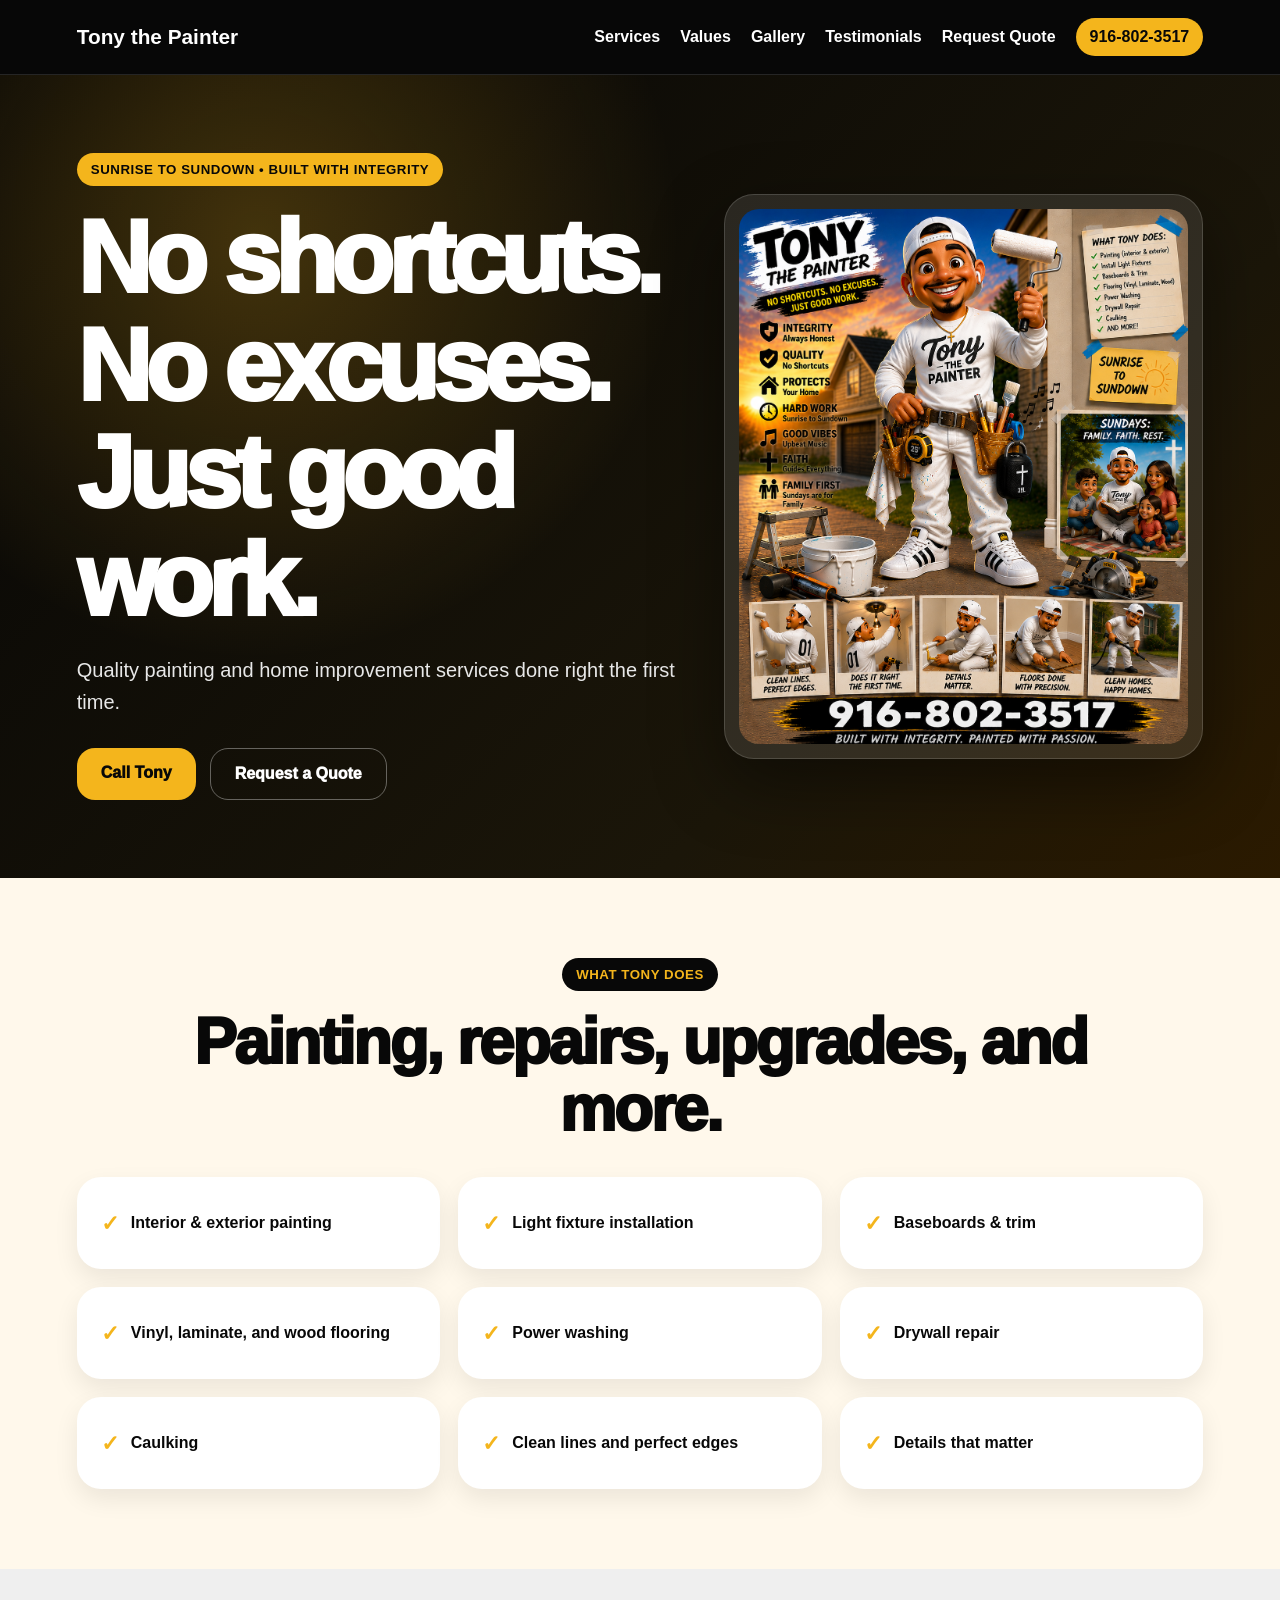
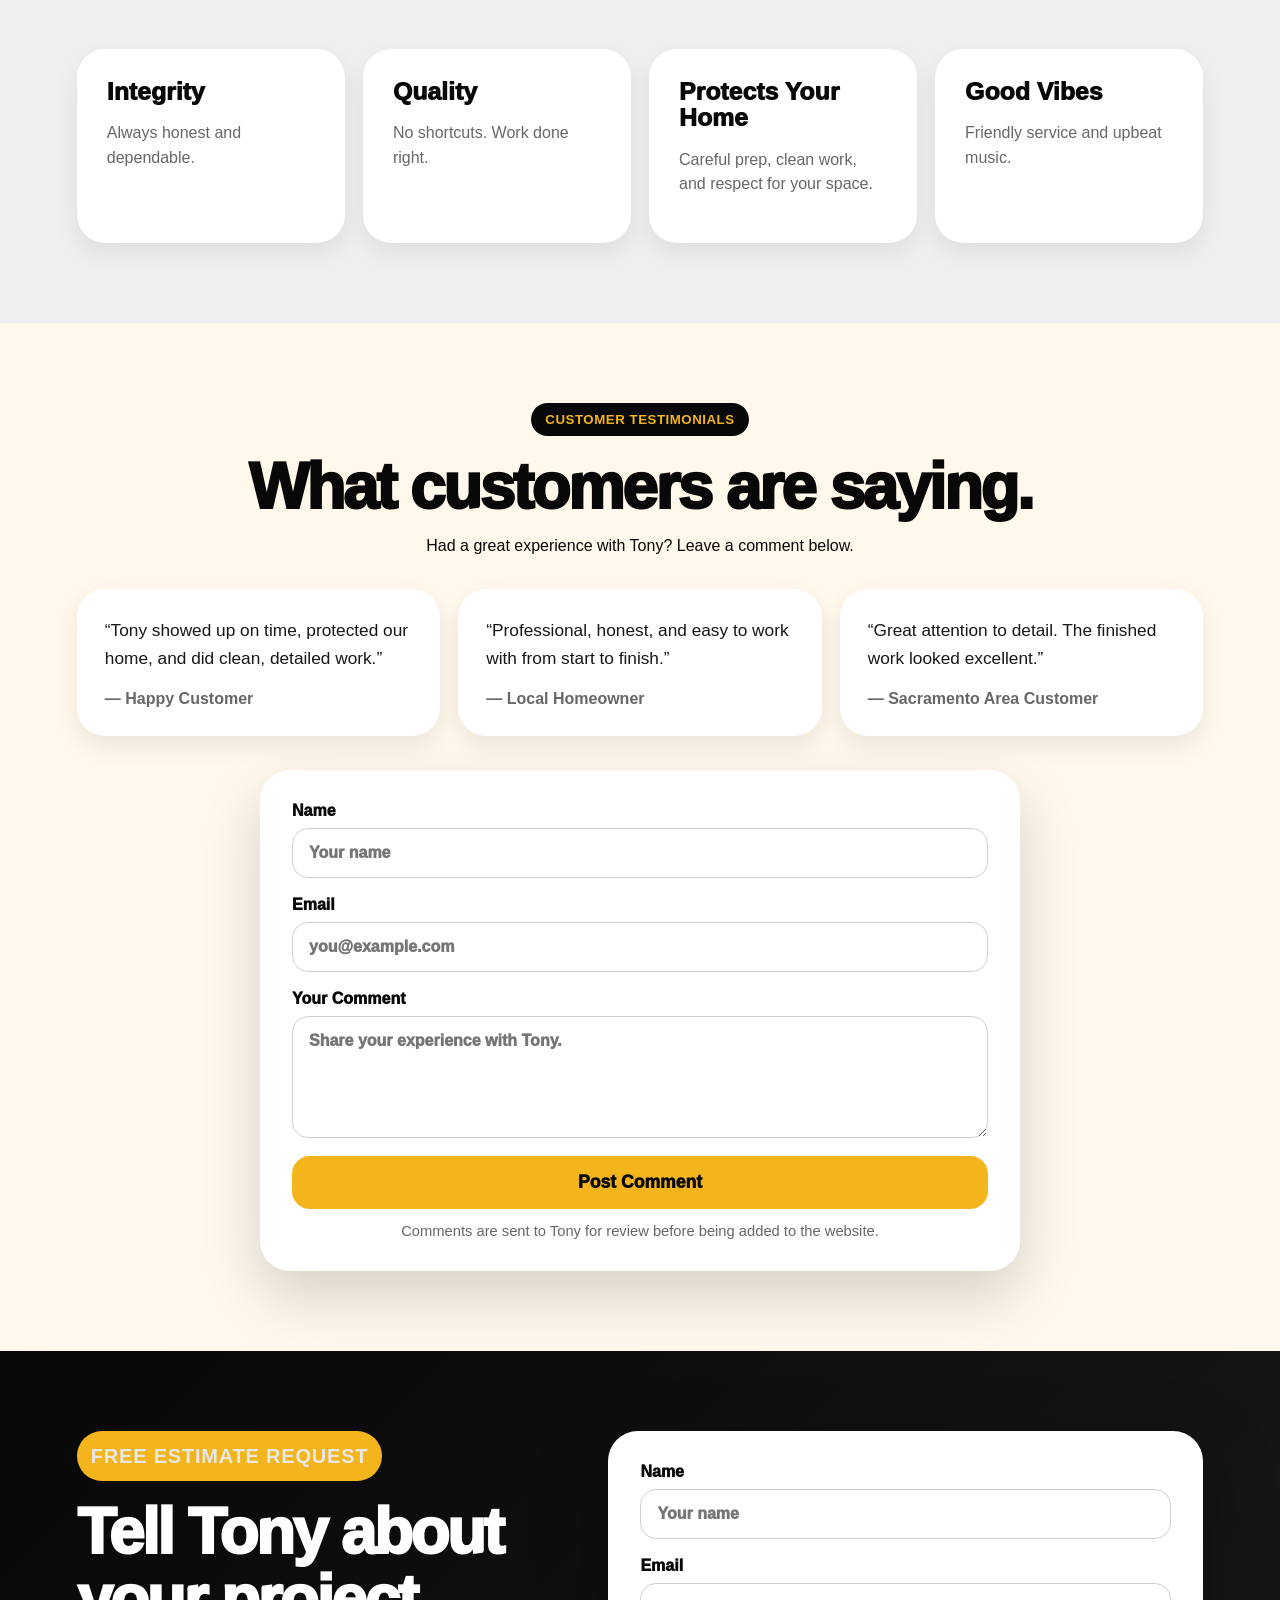
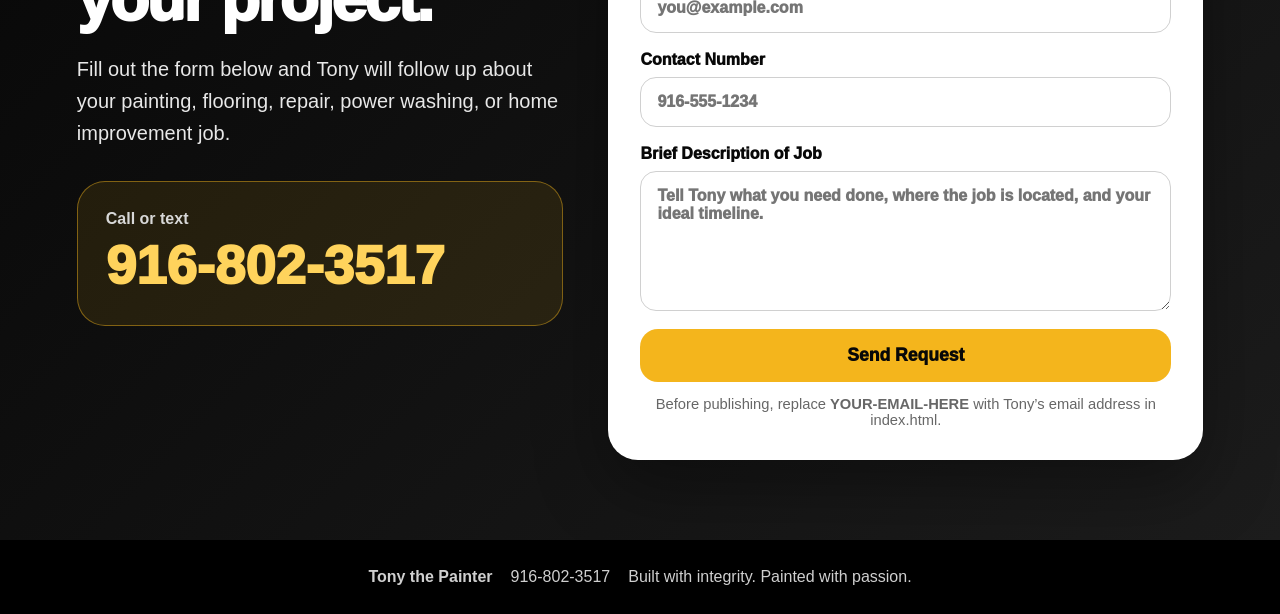
<file: index.html>
<!doctype html>
<html lang="en">
<head>
  <meta charset="utf-8" />
  <meta name="viewport" content="width=device-width, initial-scale=1" />
  <title>Tony the Painter | Painting & Home Improvement</title>
  <meta name="description" content="Tony the Painter provides painting, drywall repair, flooring, trim, caulking, power washing, light fixture installs, and more. Call 916-802-3517." />
  <link rel="stylesheet" href="styles.css" />
</head>
<body>
  <header class="site-header">
    <a class="brand" href="#top">Tony the Painter</a>
    <nav>
      <a href="#services">Services</a>
      <a href="#about">Values</a>
      <a href="gallery.html">Gallery</a>
      <a href="#testimonials">Testimonials</a>
      <a href="#quote">Request Quote</a>
      <a class="call-link" href="tel:9168023517">916-802-3517</a>
    </nav>
  </header>

  <main id="top">
    <section class="hero">
      <div class="hero-content">
        <p class="eyebrow">Sunrise to Sundown • Built with Integrity</p>
        <h1>No shortcuts. No excuses. Just good work.</h1>
        <p class="hero-text">Quality painting and home improvement services done right the first time.</p>
        <div class="hero-actions">
          <a class="button primary" href="tel:9168023517">Call Tony</a>
          <a class="button secondary" href="#quote">Request a Quote</a>
        </div>
      </div>
      <div class="hero-image-card">
        <img src="assets/tony-flyer.png" alt="Tony the Painter flyer showing services and phone number" />
      </div>
    </section>

    <section id="services" class="section light">
      <div class="section-heading">
        <p class="eyebrow dark">What Tony Does</p>
        <h2>Painting, repairs, upgrades, and more.</h2>
      </div>
      <div class="services-grid">
        <article>Interior & exterior painting</article>
        <article>Light fixture installation</article>
        <article>Baseboards & trim</article>
        <article>Vinyl, laminate, and wood flooring</article>
        <article>Power washing</article>
        <article>Drywall repair</article>
        <article>Caulking</article>
        <article>Clean lines and perfect edges</article>
        <article>Details that matter</article>
      </div>
    </section>

    <section id="about" class="section values">
      <div class="value-card">
        <h3>Integrity</h3>
        <p>Always honest and dependable.</p>
      </div>
      <div class="value-card">
        <h3>Quality</h3>
        <p>No shortcuts. Work done right.</p>
      </div>
      <div class="value-card">
        <h3>Protects Your Home</h3>
        <p>Careful prep, clean work, and respect for your space.</p>
      </div>
      <div class="value-card">
        <h3>Good Vibes</h3>
        <p>Friendly service and upbeat music.</p>
      </div>
    </section>


    <section id="testimonials" class="section testimonials-section">
      <div class="section-heading">
        <p class="eyebrow dark">Customer Testimonials</p>
        <h2>What customers are saying.</h2>
        <p>Had a great experience with Tony? Leave a comment below.</p>
      </div>

      <div class="testimonial-grid">
        <article class="testimonial-card">
          <p>“Tony showed up on time, protected our home, and did clean, detailed work.”</p>
          <strong>— Happy Customer</strong>
        </article>
        <article class="testimonial-card">
          <p>“Professional, honest, and easy to work with from start to finish.”</p>
          <strong>— Local Homeowner</strong>
        </article>
        <article class="testimonial-card">
          <p>“Great attention to detail. The finished work looked excellent.”</p>
          <strong>— Sacramento Area Customer</strong>
        </article>
      </div>

      <form id="testimonialForm" class="testimonial-form" action="https://formsubmit.co/tonythepainter916@gmail.com" method="POST">
        <input type="hidden" name="_subject" value="New Customer Testimonial for Tony the Painter" />
        <input type="hidden" name="_captcha" value="false" />
        <input type="hidden" name="_template" value="table" />

        <label>
          Name
          <input name="name" type="text" required placeholder="Your name" />
        </label>

        <label>
          Email
          <input name="email" type="email" required placeholder="you@example.com" />
        </label>

        <label>
          Your Comment
          <textarea name="testimonial" required rows="5" placeholder="Share your experience with Tony."></textarea>
        </label>

        <button type="submit">Post Comment</button>
        <p class="form-note">Comments are sent to Tony for review before being added to the website.</p>
      </form>
    </section>

    <section id="quote" class="section quote-section">
      <div class="quote-copy">
        <p class="eyebrow">Free Estimate Request</p>
        <h2>Tell Tony about your project.</h2>
        <p>Fill out the form below and Tony will follow up about your painting, flooring, repair, power washing, or home improvement job.</p>
        <div class="phone-box">
          <span>Call or text</span>
          <a href="tel:9168023517">916-802-3517</a>
        </div>
      </div>

      <form id="quoteForm" class="quote-form" action="https://formsubmit.co/tonythepainter916@gmail.com" method="POST">
        <input type="hidden" name="_subject" value="New Website Quote Request for Tony the Painter" />
        <input type="hidden" name="_captcha" value="false" />
        <input type="hidden" name="_template" value="table" />

        <label>
          Name
          <input name="name" type="text" required placeholder="Your name" />
        </label>

        <label>
          Email
          <input name="email" type="email" required placeholder="you@example.com" />
        </label>

        <label>
          Contact Number
          <input name="phone" type="tel" required placeholder="916-555-1234" />
        </label>

        <label>
          Brief Description of Job
          <textarea name="job_description" required rows="6" placeholder="Tell Tony what you need done, where the job is located, and your ideal timeline."></textarea>
        </label>

        <button type="submit">Send Request</button>
        <p class="form-note">Before publishing, replace <strong>YOUR-EMAIL-HERE</strong> with Tony’s email address in index.html.</p>
      </form>
    </section>
  </main>

  <footer>
    <strong>Tony the Painter</strong>
    <span>916-802-3517</span>
    <span>Built with integrity. Painted with passion.</span>
  </footer>

  <script src="script.js"></script>
</body>
</html>
</file>
<file: styles.css>
:root {
  --black: #080808;
  --charcoal: #171717;
  --cream: #fff8eb;
  --gold: #f4b51c;
  --gold-light: #ffd35c;
  --white: #ffffff;
  --muted: #676767;
}

* { box-sizing: border-box; }
html { scroll-behavior: smooth; }
body {
  margin: 0;
  font-family: Arial, Helvetica, sans-serif;
  color: var(--white);
  background: var(--black);
}

.site-header {
  position: sticky;
  top: 0;
  z-index: 10;
  display: flex;
  align-items: center;
  justify-content: space-between;
  gap: 24px;
  padding: 18px 6vw;
  background: rgba(8, 8, 8, 0.92);
  backdrop-filter: blur(12px);
  border-bottom: 1px solid rgba(255,255,255,0.12);
}

.brand {
  color: var(--white);
  font-size: 1.3rem;
  font-weight: 900;
  text-decoration: none;
}

nav {
  display: flex;
  align-items: center;
  gap: 20px;
  flex-wrap: wrap;
}

nav a {
  color: var(--white);
  text-decoration: none;
  font-weight: 700;
}

.call-link {
  color: var(--black);
  background: var(--gold);
  padding: 10px 14px;
  border-radius: 999px;
}

.hero {
  display: grid;
  grid-template-columns: 1fr 0.8fr;
  gap: 48px;
  align-items: center;
  padding: 78px 6vw;
  background: radial-gradient(circle at 20% 20%, rgba(244,181,28,0.24), transparent 35%), linear-gradient(135deg, #050505, #1b1609 70%, #2b1a00);
}

.eyebrow {
  display: inline-block;
  margin: 0 0 18px;
  padding: 9px 14px;
  border-radius: 999px;
  color: var(--black);
  background: var(--gold);
  font-weight: 900;
  text-transform: uppercase;
  letter-spacing: 0.04em;
  font-size: 0.83rem;
}

.eyebrow.dark { background: var(--black); color: var(--gold); }

h1, h2, h3 { margin: 0; line-height: 1.05; }
h1 { max-width: 850px; font-size: clamp(3rem, 8vw, 6.7rem); font-weight: 950; letter-spacing: -0.06em; }
h2 { font-size: clamp(2.2rem, 5vw, 4.4rem); font-weight: 950; letter-spacing: -0.04em; }
h3 { font-size: 1.55rem; font-weight: 950; }

.hero-text, .quote-copy p {
  max-width: 660px;
  color: #e8e8e8;
  font-size: 1.25rem;
  line-height: 1.6;
}

.hero-actions { display: flex; gap: 14px; flex-wrap: wrap; margin-top: 30px; }
.button, .quote-form button {
  display: inline-block;
  border: 0;
  border-radius: 18px;
  padding: 16px 24px;
  font-weight: 950;
  text-decoration: none;
  cursor: pointer;
  font-size: 1rem;
}
.primary, .quote-form button { color: var(--black); background: var(--gold); }
.secondary { color: var(--white); border: 1px solid rgba(255,255,255,0.35); }

.hero-image-card {
  padding: 14px;
  border: 1px solid rgba(255,255,255,0.15);
  border-radius: 30px;
  background: rgba(255,255,255,0.1);
  box-shadow: 0 24px 70px rgba(0,0,0,0.45);
}
.hero-image-card img { width: 100%; display: block; border-radius: 20px; }

.section { padding: 80px 6vw; }
.light { color: var(--black); background: var(--cream); }
.section-heading { max-width: 900px; margin: 0 auto 34px; text-align: center; }
.services-grid {
  display: grid;
  grid-template-columns: repeat(3, 1fr);
  gap: 18px;
  max-width: 1180px;
  margin: 0 auto;
}
.services-grid article {
  min-height: 92px;
  display: flex;
  align-items: center;
  padding: 24px;
  border-radius: 24px;
  background: var(--white);
  box-shadow: 0 10px 24px rgba(0,0,0,0.08);
  font-weight: 900;
}
.services-grid article::before {
  content: "✓";
  margin-right: 12px;
  color: var(--gold);
  font-size: 1.4rem;
}

.values {
  display: grid;
  grid-template-columns: repeat(4, 1fr);
  gap: 18px;
  background: #efefef;
  color: var(--black);
}
.value-card {
  padding: 30px;
  border-radius: 28px;
  background: var(--white);
  box-shadow: 0 10px 25px rgba(0,0,0,0.07);
}
.value-card p { color: var(--muted); line-height: 1.55; }

.quote-section {
  display: grid;
  grid-template-columns: 0.9fr 1.1fr;
  gap: 45px;
  align-items: start;
  background: linear-gradient(135deg, #070707, #1c1c1c);
}
.phone-box {
  margin-top: 32px;
  padding: 28px;
  border: 1px solid rgba(244,181,28,0.45);
  border-radius: 28px;
  background: rgba(244,181,28,0.1);
}
.phone-box span { display: block; color: #d8d8d8; font-weight: 800; }
.phone-box a {
  display: block;
  margin-top: 6px;
  color: var(--gold-light);
  font-size: clamp(2rem, 5vw, 3.4rem);
  font-weight: 950;
  text-decoration: none;
}

.quote-form {
  color: var(--black);
  background: var(--white);
  padding: 32px;
  border-radius: 30px;
  box-shadow: 0 25px 70px rgba(0,0,0,0.35);
}
.quote-form label {
  display: block;
  margin-bottom: 18px;
  font-weight: 950;
}
.quote-form input, .quote-form textarea {
  display: block;
  width: 100%;
  margin-top: 8px;
  padding: 15px 16px;
  border: 1px solid #d0d0d0;
  border-radius: 16px;
  font: inherit;
}
.quote-form input:focus, .quote-form textarea:focus {
  outline: 3px solid rgba(244,181,28,0.35);
  border-color: var(--gold);
}
.quote-form button { width: 100%; font-size: 1.1rem; }
.form-note { margin: 14px 0 0; color: var(--muted); font-size: 0.92rem; text-align: center; }

footer {
  display: flex;
  justify-content: center;
  gap: 18px;
  flex-wrap: wrap;
  padding: 28px 6vw;
  color: #cfcfcf;
  background: #000;
}

@media (max-width: 900px) {
  .site-header { align-items: flex-start; flex-direction: column; }
  .hero, .quote-section { grid-template-columns: 1fr; }
  .services-grid, .values, .testimonial-grid { grid-template-columns: 1fr 1fr; }
}

@media (max-width: 620px) {
  nav { gap: 12px; font-size: 0.95rem; }
  .hero, .section { padding: 54px 5vw; }
  .services-grid, .values, .testimonial-grid { grid-template-columns: 1fr; }
  .quote-form { padding: 22px; }
}


.testimonials-section {
  color: var(--black);
  background: var(--cream);
}

.testimonial-grid {
  display: grid;
  grid-template-columns: repeat(3, 1fr);
  gap: 18px;
  max-width: 1180px;
  margin: 0 auto 34px;
}

.testimonial-card {
  padding: 28px;
  border-radius: 28px;
  background: var(--white);
  box-shadow: 0 10px 24px rgba(0,0,0,0.08);
}

.testimonial-card p {
  margin-top: 0;
  color: var(--charcoal);
  font-size: 1.08rem;
  line-height: 1.6;
}

.testimonial-card strong {
  color: var(--muted);
}

.testimonial-form {
  max-width: 760px;
  margin: 0 auto;
  color: var(--black);
  background: var(--white);
  padding: 32px;
  border-radius: 30px;
  box-shadow: 0 25px 60px rgba(0,0,0,0.16);
}

.testimonial-form label {
  display: block;
  margin-bottom: 18px;
  font-weight: 950;
}

.testimonial-form input,
.testimonial-form textarea {
  display: block;
  width: 100%;
  margin-top: 8px;
  padding: 15px 16px;
  border: 1px solid #d0d0d0;
  border-radius: 16px;
  font: inherit;
}

.testimonial-form input:focus,
.testimonial-form textarea:focus {
  outline: 3px solid rgba(244,181,28,0.35);
  border-color: var(--gold);
}

.testimonial-form button {
  width: 100%;
  border: 0;
  border-radius: 18px;
  padding: 16px 24px;
  color: var(--black);
  background: var(--gold);
  font-size: 1.1rem;
  font-weight: 950;
  cursor: pointer;
}
</file>
